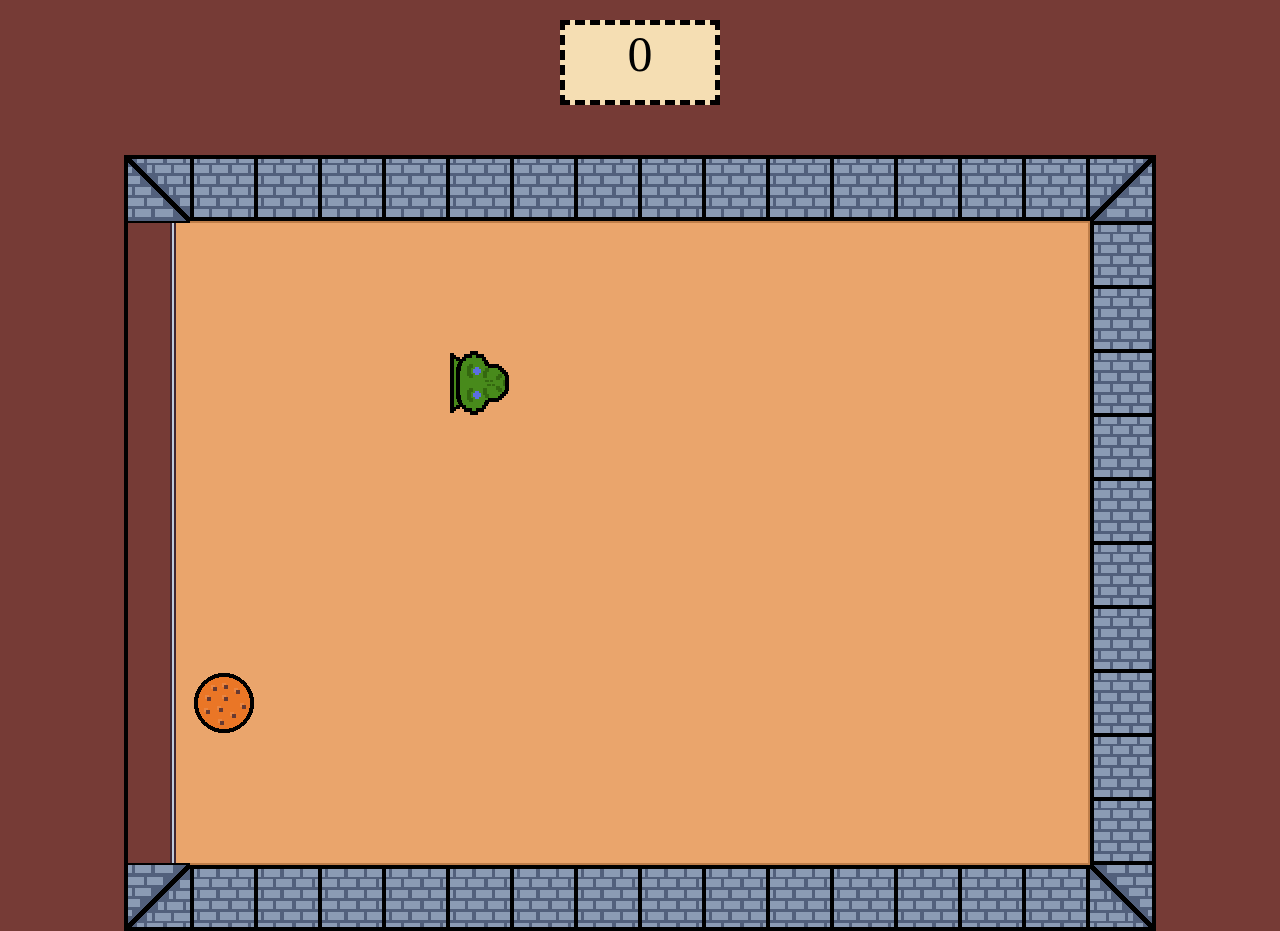
<file: snake-js/index.html>
<!DOCTYPE html>
<html lang="en">

<head>
    <meta charset="UTF-8">
    <meta name="viewport" content="width=device-width, initial-scale=1.0">
    <title>SNAKE</title>
</head>
<style>
    body {
        margin: 0;
        height: 100vh;
        background-color: #763b36;
        display: flex;
        justify-content: center;
        align-items: center;
    }

    .game-container {
        display: flex;
        flex-direction: column;
        align-items: center;
    }

    #mainCanvas {
        border: 4px solid black;
    }

    #points {
        width: 150px;
        height: 75px;
        text-align: center;
        font-size: 50px;
        color: black;
        background-color: wheat;
        margin-bottom: 50px;
        border: 5px dashed black;
    }
</style>

<body>
    <div class="game-container">
        <p id="points">0</p>
        <canvas id="mainCanvas" width="1024" height="768"></canvas>
    <script>
        class Vector2 {
            constructor(x, y) {
                this.x = x;
                this.y = y;
            }
        }
        class Node {
            constructor(x, y) {
                this.x = x;
                this.y = y;
                this.lastPositionX = x;
                this.lastPositionY = y;
                this.next = null;
            }
        }
        class LinkedList {
            constructor() {
                this.head = null;
            }
            insert(x, y) {
                let newnode = new Node(x, y);
                if (!this.head) {
                    this.head = newnode;
                    return;
                }
                let current = this.head;
                while (current.next) {
                    current = current.next;
                }
                current.next = newnode;

            }
            updateList() {
                let current = this.head;
                let previous = null;

                while (current) {
                    current.lastPositionX = current.x;
                    current.lastPositionY = current.y;

                    if (previous !== null) {
                        current.x = previous.lastPositionX;
                        current.y = previous.lastPositionY;
                    }
                    else {
                        current.x = snakeLastPosition.x;
                        current.y = snakeLastPosition.y;
                    }
                    previous = current;
                    current = current.next;
                }
            }
            drawBody() {
                let current = this.head;
                while (current) {
                    ctx.drawImage(snakeBody.sprite, current.x * TILE_SIZE, current.y * TILE_SIZE);
                    current = current.next;
                }
            }
            checkCollision() {
                let current = this.head;
                while (current) {
                    if (snakePosition.x === current.x && snakePosition.y === current.y) return true;
                    current = current.next;
                }
                return false;
            }
        }
        class Cookie {
            constructor() {
                this.position = new Vector2(0, 0);
                this.position.x = Math.floor((Math.random() * (WIDTH / TILE_SIZE - 2)) + 1);
                this.position.y = Math.floor((Math.random() * (HEIGHT / TILE_SIZE - 2)) + 1);
                this.points = 50;
            }
            eat() {
                bodyList.insert(snakeLastPosition.x, snakeLastPosition.y);
                points += this.points;
            }
            draw() {
                ctx.drawImage(cookieSprite.sprite, this.position.x * TILE_SIZE, this.position.y * TILE_SIZE);
            }
        }
        class Sprite {
            constructor(path) {
                this.sprite = new Image(TILE_SIZE, TILE_SIZE);
                this.sprite.src = path;
            }
        }

        const scoreboard = document.getElementById("points");
        const canvas = document.getElementById("mainCanvas");
        const ctx = canvas.getContext("2d");

        const WIDTH = canvas.width;
        const HEIGHT = canvas.height;
        const TILE_SIZE = 64;

        let running = true;
        let points = 0;
        let timeDifficulty = 250;

        const cols = WIDTH / TILE_SIZE;
        const rows = HEIGHT / TILE_SIZE;

        const cookieSprite = new Sprite("assets/cookie.png");
        
        const ground = new Sprite("assets/ground.png");
        const wallTop = new Sprite("assets/walls/top.png");
        const wallBottom = new Sprite("assets/walls/bottom.png");
        const wallRight = new Sprite("assets/walls/right.png");
        const wallLeft = new Sprite("assets/walls/left.png");
        const wallBottomLeftCorner = new Sprite("assets/walls/bottom-left.png");
        const wallBottomRightCorner = new Sprite("assets/walls/bottom-right.png");
        const wallTopLeftCorner = new Sprite("assets/walls/top-left.png");
        const wallTopRightCorner = new Sprite("assets/walls/top-right.png");

        const snakeBody = new Sprite("assets/snake/snake_body.png");
        const snakeFront = new Sprite("assets/snake/snake_front.png");
        const snakeBack = new Sprite("assets/snake/snake_back.png");
        const snakeLeft = new Sprite("assets/snake/snake_left.png");
        const snakeRight = new Sprite("assets/snake/snake_right.png");

        let snakePosition = new Vector2(2, 3);
        let snakeLastPosition = new Vector2(0, 0);
        let direction = new Vector2(1, 0);

        document.addEventListener("keydown", (event) => {
            if (direction.y !== 1 && (event.key === "ArrowUp" || event.key === "w")) {
                direction.x = 0;
                direction.y = -1;
            }
            if (direction.y !== -1 && (event.key === "ArrowDown" || event.key === "s")) {
                direction.x = 0;
                direction.y = 1;
            }
            if (direction.x !== 1 && (event.key === "ArrowLeft" || event.key === "a")) {
                direction.x = -1;
                direction.y = 0;
            }
            if (direction.x !== -1 && (event.key === "ArrowRight" || event.key === "d")) {
                direction.x = 1;
                direction.y = 0;
            }
        });

        let bodyList = new LinkedList();
        let cookie = new Cookie();

        function Player() {
            if (cookie !== null) {
                if (snakePosition.x === cookie.position.x && snakePosition.y === cookie.position.y) {
                    cookie.eat();
                    if (timeDifficulty > 150) timeDifficulty -= 10;
                    console.log(timeDifficulty);
                    cookie = null;
                }
            }
            else {
                cookie = new Cookie();
            } 
            scoreboard.textContent = points;

            snakeLastPosition.x = snakePosition.x;
            snakeLastPosition.y = snakePosition.y;
            snakePosition.x += direction.x;
            snakePosition.y += direction.y;
            bodyList.updateList();
        }

        function Collision() {
            // Wall
            if (snakePosition.x > (WIDTH / TILE_SIZE) - 2||
                snakePosition.x < 1 ||
                snakePosition.y > (HEIGHT / TILE_SIZE) - 2||
                snakePosition.y < 1) {
                running = false;
            }
            if (bodyList.checkCollision()) {
                running = false;
            }
        }

        function Draw() {
            ctx.clearRect(0, 0, WIDTH, HEIGHT);

            // ground and obstacles
            for (let x = 0; x < WIDTH; x += TILE_SIZE) {
                for (let y = 0; y < HEIGHT; y += TILE_SIZE) {
                    ctx.drawImage(ground.sprite, x, y);
                }
            }

            // Walls
            for (let y = 0; y < HEIGHT; y += TILE_SIZE) {
                ctx.drawImage(wallLeft.sprite, 0, y);
                ctx.drawImage(wallRight.sprite, WIDTH - TILE_SIZE, y);
            }
            for (let x = 0; x < WIDTH; x += TILE_SIZE) {
                ctx.drawImage(wallTop.sprite, x, 0);
                ctx.drawImage(wallBottom.sprite, x, HEIGHT - TILE_SIZE);
            }
            // Corners
            ctx.drawImage(wallBottomLeftCorner.sprite, 0, HEIGHT - TILE_SIZE);
            ctx.drawImage(wallBottomRightCorner.sprite, WIDTH - TILE_SIZE, HEIGHT - TILE_SIZE);

            ctx.drawImage(wallTopRightCorner.sprite, WIDTH - TILE_SIZE, 0);
            ctx.drawImage(wallTopLeftCorner.sprite, 0, 0);
            
            if (cookie !== null) cookie.draw();
            bodyList.drawBody(); // DRAW BODY

            // FRONT
            if (direction.y === -1 && direction.x === 0)
                ctx.drawImage(snakeFront.sprite, snakePosition.x * TILE_SIZE, snakePosition.y * TILE_SIZE);

            // DOWN
            if (direction.y === 1 && direction.x === 0)
                ctx.drawImage(snakeBack.sprite, snakePosition.x * TILE_SIZE, snakePosition.y * TILE_SIZE);

            // LEFT
            if (direction.x === -1 && direction.y === 0)
                ctx.drawImage(snakeLeft.sprite, snakePosition.x * TILE_SIZE, snakePosition.y * TILE_SIZE);

            // RIGHT
            if (direction.x === 1 && direction.y === 0)
                ctx.drawImage(snakeRight.sprite, snakePosition.x * TILE_SIZE, snakePosition.y * TILE_SIZE);
        }

        function Main() {
            if (!running) {
                if (confirm("GAME OVER\nTry again?")) window.location.reload();
                return;
            }
            
            Player();
            Draw();
            Collision();
            setTimeout(Main, timeDifficulty);
        }
        Main();
        

    </script>
</body>

</html>
</file>
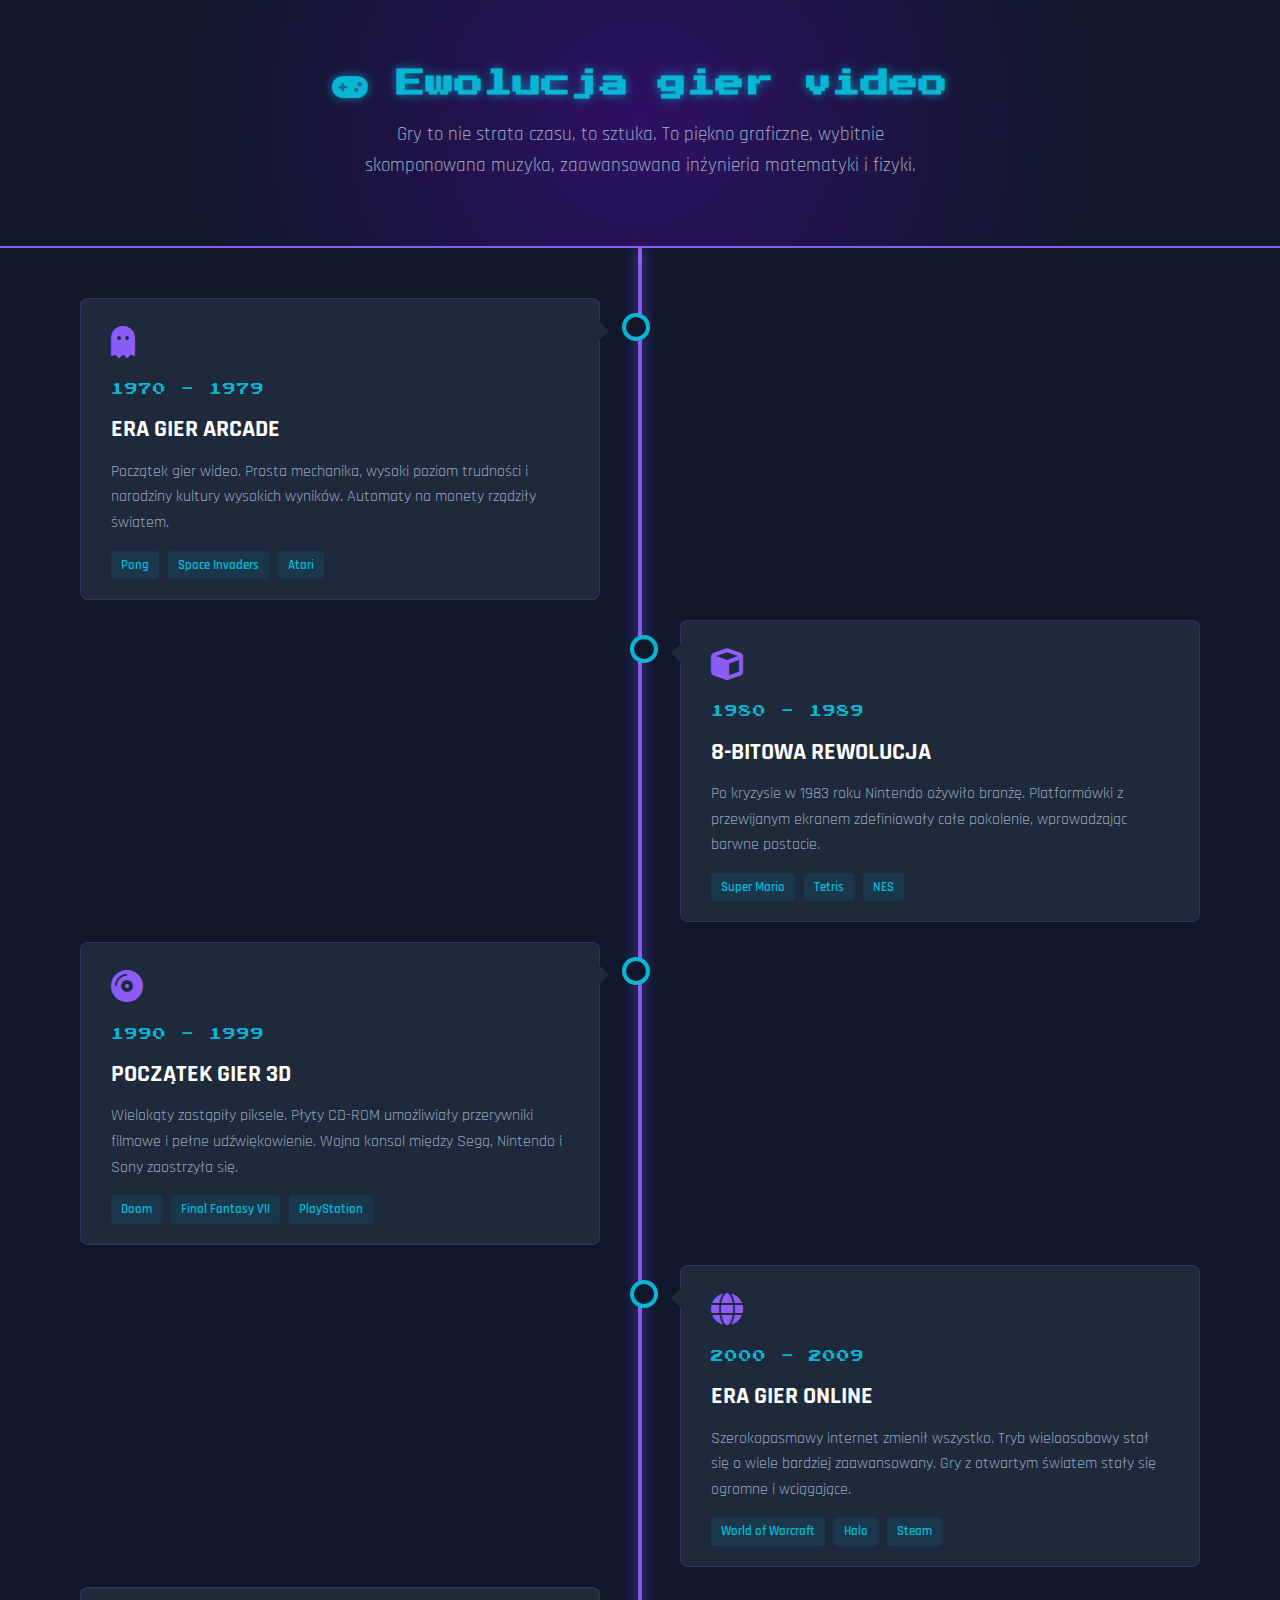
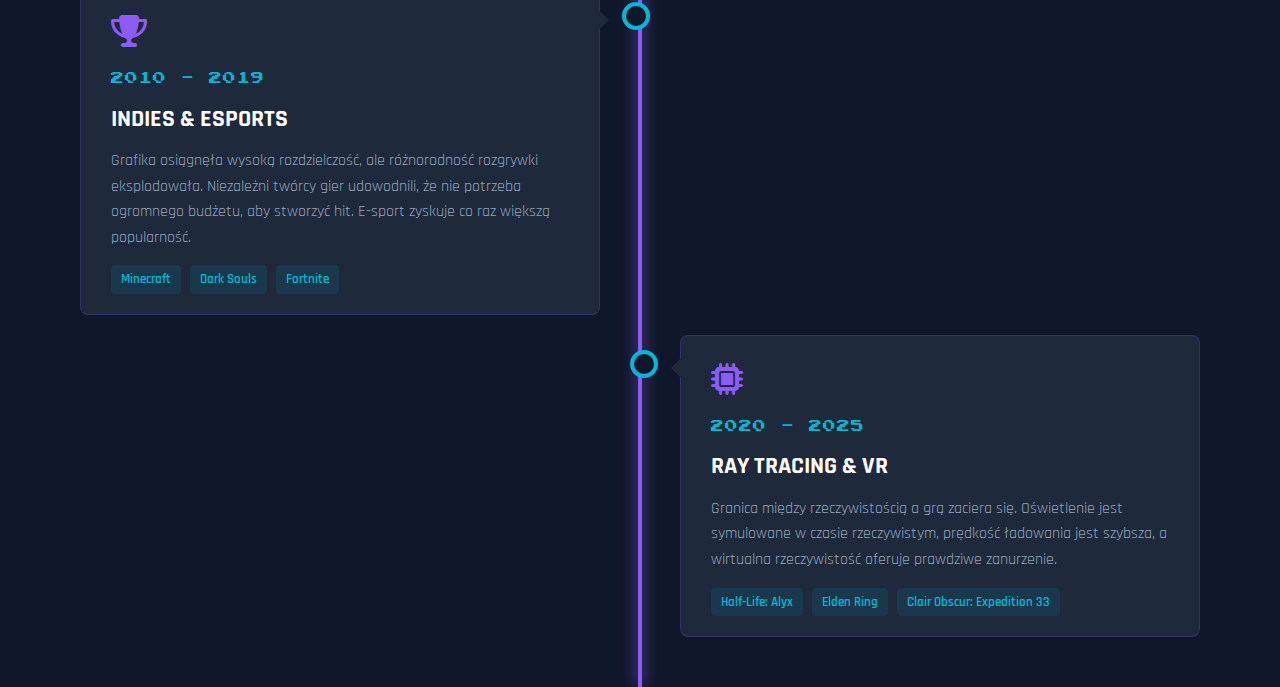
<file: Strona-projekt-nr1-lab (HTML + CSS)/index.html>
<!DOCTYPE html>
<html lang="pl">
<head>
    <meta charset="UTF-8">
    <meta name="viewport" content="width=device-width, initial-scale=1.0">
    <meta name="author" content="Kacper Zoła">
    <title>Ewolucja gier video</title>

    <link rel="icon" type="image/x-icon" href="favicon.png">
    <link href="https://fonts.googleapis.com/css2?family=Press+Start+2P&family=Rajdhani:wght@400;600;700&display=swap" rel="stylesheet">
    <link rel="stylesheet" href="https://cdnjs.cloudflare.com/ajax/libs/font-awesome/6.4.0/css/all.min.css">
    <link rel="stylesheet" href="style.css">
</head>
<body>

    <header>
        <h1><i class="fas fa-gamepad"></i> Ewolucja gier video</h1>
        <p class="subtitle">Gry to nie strata czasu, to sztuka. To piękno graficzne, wybitnie skomponowana muzyka, zaawansowana inżynieria matematyki i fizyki.</p>
    </header>

    <div class="timeline-container">

        <!-- Era 1: 1970s -->
        <div class="timeline-item left">
            <div class="content">
                <div class="icon-box"><i class="fas fa-ghost"></i></div>
                <span class="date">1970 - 1979</span>
                <h2>Era gier arcade</h2>
                <p>Początek gier wideo. Prosta mechanika, wysoki poziom trudności i narodziny kultury wysokich wyników. Automaty na monety rządziły światem.</p>
                <div>
                    <a href="https://www.youtube.com/watch?v=fiShX2pTz9A" target="_blank" class="game-tag">Pong</a>
                    <a href="https://www.youtube.com/watch?v=kR2fjwr-TzA" target="_blank" class="game-tag">Space Invaders</a>
                    <a href="https://www.youtube.com/watch?v=KqphDAkI7V0" target="_blank" class="game-tag">Atari</a>
                </div>
            </div>
        </div>

        <!-- Era 2: 1980s -->
        <div class="timeline-item right">
            <div class="content">
                <div class="icon-box"><i class="fas fa-cube"></i></div>
                <span class="date">1980 - 1989</span>
                <h2>8-Bitowa rewolucja</h2>
                <p>Po kryzysie w 1983 roku Nintendo ożywiło branżę. Platformówki z przewijanym ekranem zdefiniowały całe pokolenie, wprowadzając barwne postacie.</p>
                <div>
                    <a href="https://www.youtube.com/watch?v=PAxkBaUyMJ0" target="_blank" class="game-tag">Super Mario</a>
                    <a href="https://www.youtube.com/watch?v=E-ej_8XBwmI" target="_blank" class="game-tag">Tetris</a>
                    <a href="https://www.youtube.com/watch?v=vDFvkWY6tJU" target="_blank" class="game-tag">NES</a>
                </div>
            </div>
        </div>

        <!-- Era 3: 1990s -->
        <div class="timeline-item left">
            <div class="content">
                <div class="icon-box"><i class="fas fa-compact-disc"></i></div>
                <span class="date">1990 - 1999</span>
                <h2>Początek gier 3D</h2>
                <p>Wielokąty zastąpiły piksele. Płyty CD-ROM umożliwiały przerywniki filmowe i pełne udźwiękowienie. Wojna konsol między Segą, Nintendo i Sony zaostrzyła się.</p>
                <div>
                    <a href="https://www.youtube.com/watch?v=MnqLJpgq7jc" target="_blank" class="game-tag">Doom</a>
                    <a href="https://www.youtube.com/watch?v=DDxikKSDtZg" target="_blank" class="game-tag">Final Fantasy VII</a>
                    <a href="https://www.youtube.com/watch?v=HbwvnaNJVZ4" target="_blank" class="game-tag">PlayStation</a>
                </div>
            </div>
        </div>

        <!-- Era 4: 2000s -->
        <div class="timeline-item right">
            <div class="content">
                <div class="icon-box"><i class="fas fa-globe"></i></div>
                <span class="date">2000 - 2009</span>
                <h2>Era gier Online</h2>
                <p>Szerokopasmowy internet zmienił wszystko. Tryb wieloosobowy stał się o wiele bardziej zaawansowany. Gry z otwartym światem stały się ogromne i wciągające.</p>
                <div>
                    <a href="https://www.youtube.com/watch?v=vlVSJ0AvZe0" target="_blank" class="game-tag">World of Warcraft</a> <!-- https://www.youtube.com/watch?v=vlVSJ0AvZe0 -->
                    <a href="https://www.youtube.com/watch?v=AEVz0KyQDt8" target="_blank" class="game-tag">Halo</a>
                    <a href="https://www.youtube.com/watch?v=Y_0CgNreuZU" target="_blank" class="game-tag">Steam</a>
                </div>
            </div>
        </div>

        <!-- Era 5: 2010s -->
        <div class="timeline-item left">
            <div class="content">
                <div class="icon-box"><i class="fas fa-trophy"></i></div>
                <span class="date">2010 - 2019</span>
                <h2>Indies & Esports</h2>
                <p>Grafika osiągnęła wysoką rozdzielczość, ale różnorodność rozgrywki eksplodowała. Niezależni twórcy gier udowodnili, że nie potrzeba ogromnego budżetu, aby stworzyć hit. E-sport zyskuje co raz większą popularność.</p>
                <div>
                    <a href="https://www.youtube.com/watch?v=MmB9b5njVbA" target="_blank" class="game-tag">Minecraft</a> <!--https://www.youtube.com/watch?v=MmB9b5njVbA -->
                    <a href="https://www.youtube.com/watch?v=o1780AqAa20&t=10s" target="_blank" class="game-tag">Dark Souls</a>
                    <a href="https://www.youtube.com/watch?v=WJW-bzXZM8M" target="_blank" class="game-tag">Fortnite</a>
                </div>
            </div>
        </div>

        <!-- Era 6: 2020s -->
        <div class="timeline-item right">
            <div class="content">
                <div class="icon-box"><i class="fas fa-microchip"></i></div>
                <span class="date">2020 - 2025</span>
                <h2>Ray Tracing & VR</h2>
                <p>Granica między rzeczywistością a grą zaciera się. Oświetlenie jest symulowane w czasie rzeczywistym, prędkość ładowania jest szybsza, a wirtualna rzeczywistość oferuje prawdziwe zanurzenie.</p>
                <div>
                    <a href="https://www.youtube.com/watch?v=LTLotwKpLgk" target="_blank" class="game-tag">Half-Life: Alyx</a>
                    <a href="https://www.youtube.com/watch?v=E3Huy2cdih0" target="_blank" class="game-tag">Elden Ring</a>
                    <a href="https://www.youtube.com/watch?v=-qgOZDRDynw" target="_blank" class="game-tag">Clair Obscur: Expedition 33</a>
                </div>
            </div>
        </div>

    </div>
    
</body>
</file>
<file: Strona-projekt-nr1-lab (HTML + CSS)/style.css>
:root {
    --bg-dark: #0f172a;
    --bg-card: #1e293b;
    --accent-primary: #8b5cf6; 
    --accent-secondary: #06b6d4; 
    --text-light: #f1f5f9;
    --text-gray: #94a3b8;
    --timeline-width: 4px;
}

* {
    box-sizing: border-box;
    margin: 0;
    padding: 0;
}

body {
    background-color: var(--bg-dark);
    font-family: 'Rajdhani', sans-serif;
    color: var(--text-light);
    overflow-x: hidden; /* Blokowanie przewijania poziomego */
    line-height: 1.6;
}

/* --- HEADER --- */
header {
    text-align: center;
    padding: 4rem 1rem;
    background: radial-gradient(circle at center, #2e1065 0%, var(--bg-dark) 70%);
    border-bottom: 2px solid var(--accent-primary);
}

h1 {
    font-family: 'Press Start 2P', cursive;
    font-size: 1.8rem;
    color: var(--accent-secondary);
    text-shadow: 0 0 10px rgba(6, 182, 212, 0.7);
    margin-bottom: 1rem;
    line-height: 1.4;
}

h2 {
    margin-bottom: 10px;
    font-size: 1.5rem;
    text-transform: uppercase;
    color: white;
}

p {
    font-size: 1rem;
    color: var(--text-gray);
    margin-bottom: 15px;
}

p.subtitle {
    font-size: 1.2rem;
    color: var(--text-gray);
    max-width: 600px;
    margin: 0 auto;
}

p.quote {
    font-family: 'Press Start 2P', cursive;
    font-size: 2rem;
    color: red;
    
}

/* --- LINIA CZAUS --- */
.timeline-container {
    position: relative;
    max-width: 1200px;
    margin: 0 auto;
    padding: 40px 0;
}

/* linia pozioma */
.timeline-container::after {
    content: '';
    position: absolute;
    width: var(--timeline-width);
    background-color: var(--accent-primary);
    top: 0;
    bottom: 0;
    left: 50%; /* centrowanie lini */
    margin-left: -2px; 
    box-shadow: 0 0 15px var(--accent-primary);
}

/* --- PRZEDMIOTY NA LINI CZASU --- */
.timeline-item {
    padding: 10px 40px;
    position: relative;
    background-color: inherit;
    width: 50%; /* Occupy half the screen */
}

/* pozycja przedmiotów, lewo i prawo */
.timeline-item.left {
    left: 0;
}

.timeline-item.right {
    left: 50%;
}

/* Punkt na lini czasu */
.timeline-item::after {
    content: '';
    position: absolute;
    width: 20px;
    height: 20px;
    right: -10px; /* Adjust for left items */
    background-color: var(--bg-dark);
    border: 4px solid var(--accent-secondary);
    top: 25px;
    border-radius: 50%;
    z-index: 1;
    transition: all 0.3s ease;
}

.timeline-item.right::after {
    left: -10px;
}

/* Hover dot */
.timeline-item:hover::after {
    background-color: var(--accent-secondary);
    transform: scale(1.3);
    box-shadow: 0 0 15px var(--accent-secondary);
}

/* --- STYL KART --- */
.content {
    padding: 20px 30px;
    background-color: var(--bg-card);
    position: relative;
    border-radius: 8px;
    border: 1px solid rgba(139, 92, 246, 0.2);
    transition: transform 0.3s ease, box-shadow 0.3s ease;
}

.content:hover {
    transform: translateY(-5px);
    box-shadow: 0 10px 20px rgba(0, 0, 0, 0.5);
    border-color: var(--accent-secondary);
}

/* Strzałki do kropki */
.content::before {
    content: " ";
    height: 0;
    position: absolute;
    top: 22px;
    width: 0;
    z-index: 1;
    border: medium solid white;
}

/* Strzałki lewo */
.timeline-item.left .content::before {
    right: -10px;
    border-width: 10px 0 10px 10px;
    border-color: transparent transparent transparent var(--bg-card);
}

/* Strzałki prawo */
.timeline-item.right .content::before {
    left: -10px;
    border-width: 10px 10px 10px 0;
    border-color: transparent var(--bg-card) transparent transparent;
}

.date {
    font-family: 'Press Start 2P', cursive;
    font-size: 0.8rem;
    color: var(--accent-secondary);
    margin-bottom: 10px;
    display: block;
    letter-spacing: 1px;
}

.icon-box {
    font-size: 2rem;
    margin-bottom: 10px;
    color: var(--accent-primary);
}

.game-tag {
    display: inline-block;
    padding: 4px 10px;
    background: rgba(6, 182, 212, 0.1);
    color: var(--accent-secondary);
    border-radius: 4px;
    font-size: 0.8rem;
    font-weight: 600;
    margin-right: 5px;
}

a:link, a{
    text-decoration: none;
}

a:hover {
    color: var(--accent-primary);
}

/* --- RESPONYWNOŚĆ (MOBILE) --- */
@media screen and (max-width: 768px) {
h1 {
    font-size: 1.2rem;
}

.timeline-container::after {
    left: 31px;
}

.timeline-item {
    width: 100%;
    padding-left: 70px;
    padding-right: 25px;
}

.timeline-item.left, 
.timeline-item.right {
    left: 0;
}

/* Wszystkie strzałki wskazują na lewo */
.timeline-item.left .content::before,
.timeline-item.right .content::before {
    left: -10px;
    border-width: 10px 10px 10px 0;
    border-color: transparent var(--bg-card) transparent transparent;
    right: auto;
}

.timeline-item.left::after, 
.timeline-item.right::after {
    left: 21px; 
}
}
</file>
